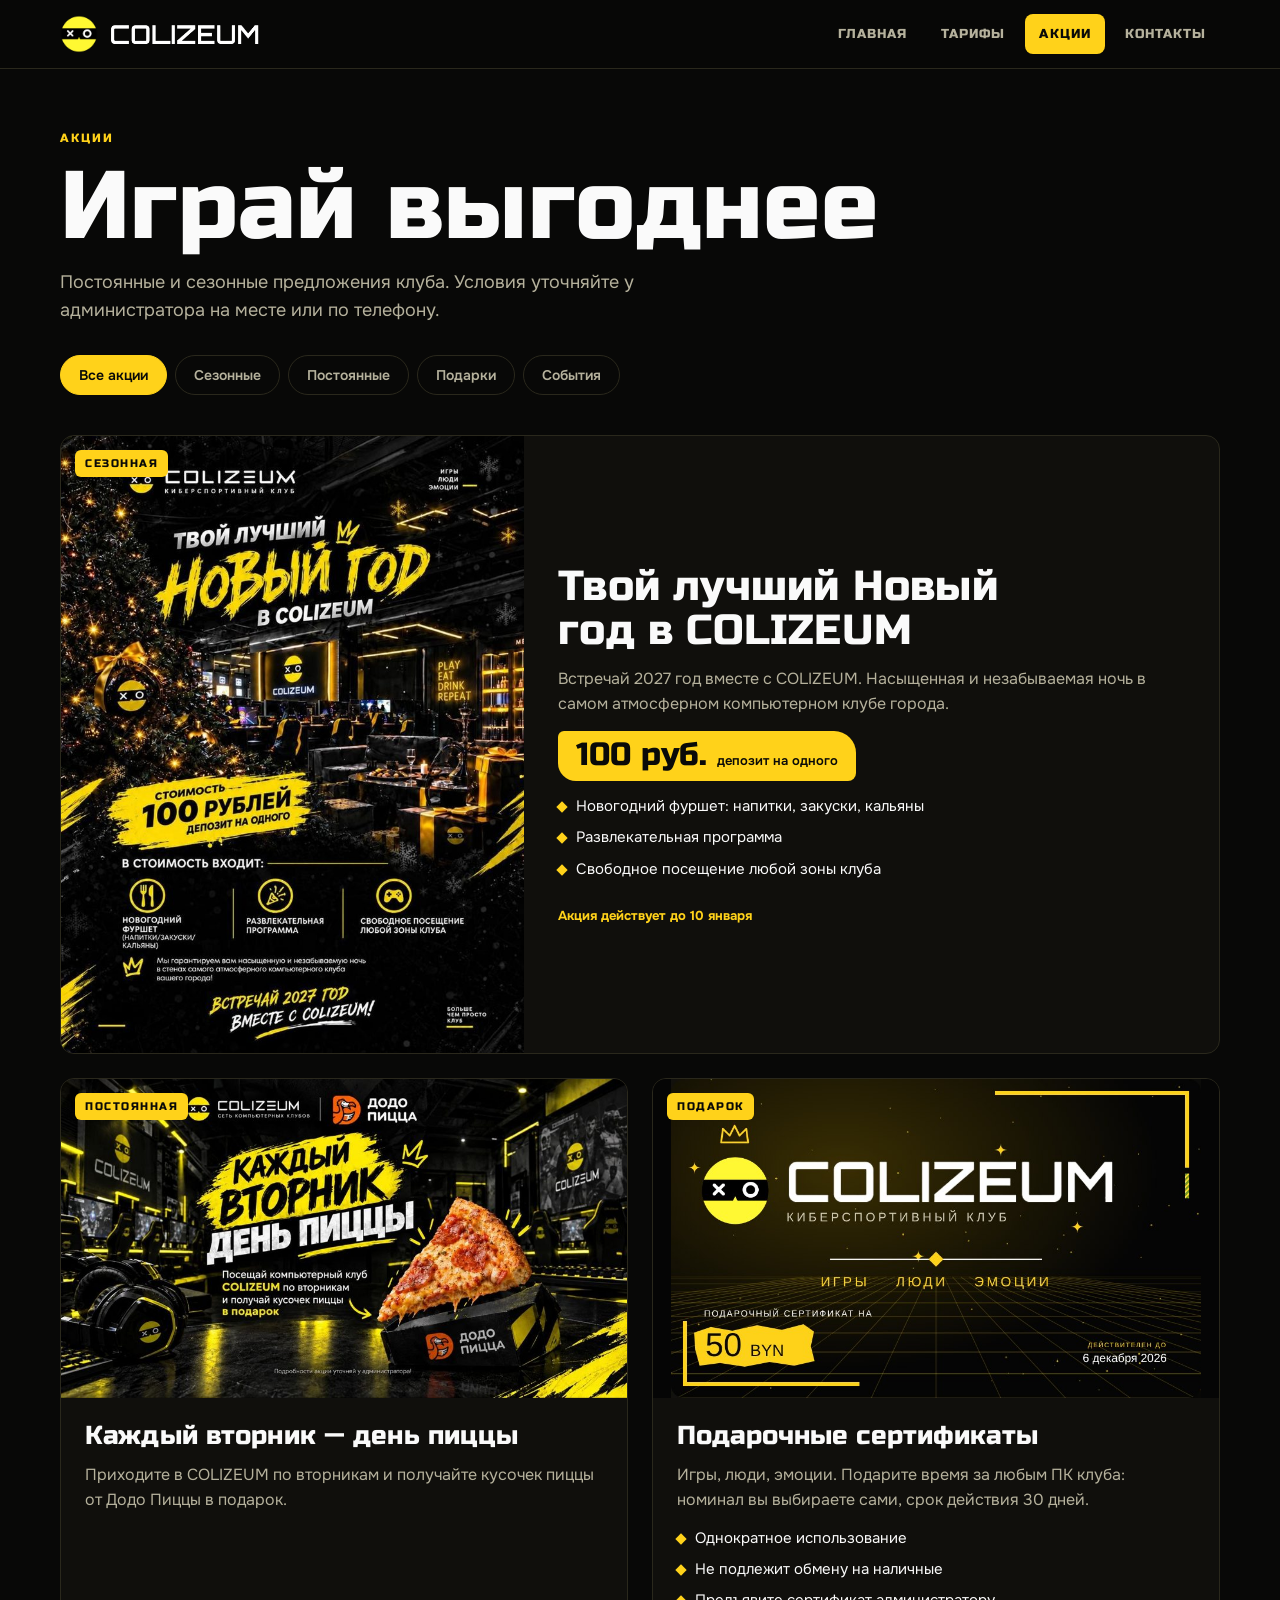
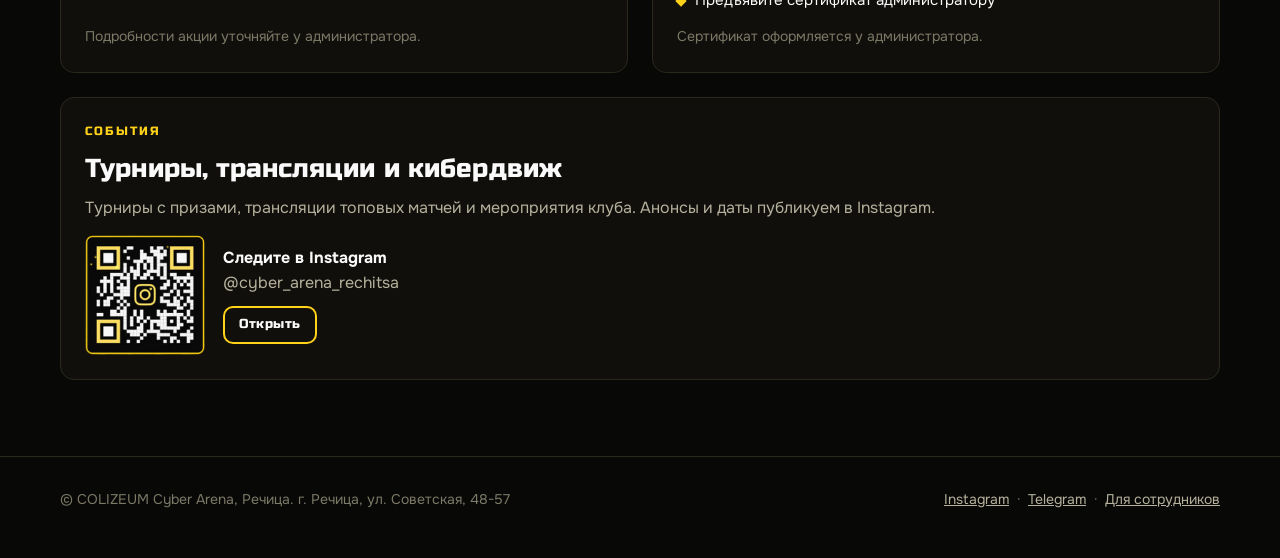
<file: akcii.html>
<!doctype html>
<html lang="ru">
<head>
<meta charset="utf-8">
<meta name="viewport" content="width=device-width, initial-scale=1, viewport-fit=cover">
<meta name="claude:viewport-fit-sides" content="cover">
<title>Акции COLIZEUM</title>
<link rel="stylesheet" href="https://fonts.googleapis.com/css2?family=Onest:wght@400;500;600;700&family=Russo+One&display=swap">
<link rel="stylesheet" href="css/site.css">
</head>
<body>
<div data-page="akcii"></div>
<header id="site-header"></header>

<div class="page-head wrap">
  <span class="label">Акции</span>
  <h1 style="margin-top:12px">Играй выгоднее</h1>
  <p>Постоянные и сезонные предложения клуба. Условия уточняйте у администратора на месте или по телефону.</p>
  <div class="filters" id="filters" role="group" aria-label="Категории акций"></div>
</div>
<div class="wrap">
  <div class="promos" id="promos-root"></div>
</div>

<footer id="site-footer"></footer>
<script src="js/site-data.js"></script>
<script src="js/promos-store.js"></script>
<script src="js/site.js"></script>
</body>
</html>
</file>
<file: css/site.css>
/* COLIZEUM — публичный сайт. Тёмный фирменный стиль: чёрный + жёлтый, мазок-«пятно» и перспективная сетка арены. */
:root{
  --ink:#080807; --ink-2:#100f0c; --ink-3:#181710; --line:#2a281c;
  --yellow:#ffd21a; --yellow-ink:#0a0a08;
  --white:#fafafa; --dim:#b5b19c; --mute:#7c7966;
  --display:'Russo One','Arial Black','Impact',sans-serif;
  --sans:'Onest','Segoe UI','Helvetica Neue',Arial,sans-serif;
  --radius:14px; --gutter:max(16px,env(safe-area-inset-left,0px));
  color-scheme:dark;
}
*{box-sizing:border-box}
html{scroll-behavior:smooth}
body{margin:0;background:var(--ink);color:var(--white);font-family:var(--sans);font-size:16px;line-height:1.55;
  padding-left:max(16px,env(safe-area-inset-left,0px));padding-right:max(16px,env(safe-area-inset-right,0px));overflow-x:hidden}
img{max-width:100%;display:block}
a{color:inherit}
:focus-visible{outline:3px solid var(--yellow);outline-offset:3px;border-radius:6px}
.wrap{max-width:1160px;margin:0 auto}
h1,h2,h3{font-family:var(--display);font-weight:400;line-height:1.05;margin:0;text-wrap:balance;letter-spacing:.005em}
h2{font-size:clamp(28px,4.4vw,46px)}
h3{font-size:20px}
p{margin:0}
.muted{color:var(--dim)}
.label{font-family:var(--display);font-size:12px;letter-spacing:.16em;color:var(--yellow);text-transform:uppercase}

/* кнопки */
.btn{display:inline-flex;align-items:center;justify-content:center;gap:10px;min-height:48px;padding:0 24px;border-radius:10px;border:2px solid var(--yellow);
  font-family:var(--display);font-size:15px;letter-spacing:.04em;text-decoration:none;cursor:pointer;background:transparent;color:var(--white);transition:transform .15s,background .15s,color .15s}
.btn:hover{transform:translateY(-2px)}
.btn.primary{background:var(--yellow);color:var(--yellow-ink)}
.btn.primary:hover{background:#ffe055}
.btn.ghost:hover{background:rgba(255,210,26,.12)}
.btn.sm{min-height:38px;padding:0 14px;font-size:13px}

/* шапка */
.topbar{position:sticky;top:env(safe-area-inset-top,0px);z-index:20;margin:0 calc(-1*max(16px,env(safe-area-inset-left,0px)));padding:0 max(16px,env(safe-area-inset-left,0px));
  background:rgba(8,8,7,.92);backdrop-filter:blur(10px);border-bottom:1px solid var(--line)}
body::before{content:"";position:fixed;inset:0 0 auto;height:env(safe-area-inset-top,0px);z-index:30;background:var(--ink)}
.topbar .wrap{display:flex;align-items:center;gap:24px;min-height:68px}
.brand{display:flex;align-items:center;gap:12px;text-decoration:none}
.brand img.mark{width:38px;height:auto}
.brand img.word{width:150px;height:auto}
.nav{display:flex;gap:6px;margin-left:auto;align-items:center}
.nav a{font-family:var(--display);font-size:13px;letter-spacing:.08em;text-decoration:none;padding:10px 14px;border-radius:8px;color:var(--dim);text-transform:uppercase}
.nav a:hover{color:var(--white)}
.nav a[aria-current="page"]{color:var(--yellow-ink);background:var(--yellow)}
.nav .hide-s{display:inline}
@media(max-width:760px){.nav .hide-s{display:none}.brand img.word{width:118px}.nav a{padding:9px 10px;font-size:12px}}

/* hero */
.hero{position:relative;padding-block:56px 0;overflow:hidden}
.hero .wrap{display:grid;grid-template-columns:1.15fr .85fr;gap:32px;align-items:end;position:relative;z-index:1}
.hero h1{font-size:clamp(38px,7vw,88px);line-height:.98}
.hero h1 span{display:block}
.hero h1 .win{position:relative;display:inline-block;color:var(--yellow-ink);padding:.06em .5em .1em .22em;margin-left:-.22em;margin-top:.14em}
.hero h1 .win svg{position:absolute;inset:0;width:100%;height:100%;z-index:-1}
.hero h1 .win svg path{fill:var(--yellow)}
.hero-sub{margin-top:26px;font-size:clamp(17px,2vw,20px);color:var(--dim);max-width:34ch}
.hero-cta{display:flex;gap:14px;flex-wrap:wrap;margin-top:28px;align-items:center}
.phone-line{display:inline-flex;align-items:center;gap:10px;font-family:var(--display);font-size:18px}
.copy{border:1px solid var(--line);background:var(--ink-3);color:var(--dim);border-radius:8px;min-height:34px;padding:0 10px;font:600 12px var(--sans);cursor:pointer}
.copy:hover{color:var(--white);border-color:var(--yellow)}
.hero-art{position:relative;align-self:stretch;min-height:360px}
.hero-art img{position:absolute;right:0;bottom:0;width:100%;max-width:560px;height:auto;
  -webkit-mask-image:linear-gradient(#000 70%,transparent);mask-image:linear-gradient(#000 70%,transparent)}
.floor{position:absolute;left:0;right:0;bottom:0;height:260px;z-index:0;opacity:.9;pointer-events:none}
.facts{position:relative;z-index:2;margin-top:-1px;border-top:1px solid var(--line);border-bottom:1px solid var(--line);background:rgba(16,15,12,.92)}
.facts ul{list-style:none;margin:0 auto;padding:0;max-width:1160px;display:grid;grid-template-columns:repeat(4,1fr)}
.facts li{padding:22px 20px;border-left:1px solid var(--line);display:flex;flex-direction:column;gap:2px}
.facts li:first-child{border-left:0;padding-left:0}
.facts b{font-family:var(--display);font-weight:400;font-size:clamp(24px,3vw,34px);color:var(--yellow);line-height:1}
.facts span{color:var(--dim);font-size:14px}
.facts-band{margin:0 calc(-1*max(16px,env(safe-area-inset-left,0px)));padding:0 max(16px,env(safe-area-inset-left,0px))}
@media(max-width:860px){
  .hero .wrap{grid-template-columns:1fr}
  .hero-art{min-height:280px;order:-1;margin-bottom:-8px}
  .hero-art img{max-width:340px;margin-inline:auto;left:0}
  .facts ul{grid-template-columns:1fr 1fr}
  .facts li:nth-child(3){border-left:0;padding-left:0}
  .facts li{border-top:1px solid var(--line)}
  .facts li:nth-child(-n+2){border-top:0}
}

/* секции */
section{padding-block:76px}
.sec-head{display:flex;flex-direction:column;gap:12px;margin-bottom:34px;max-width:640px}
.sec-head p{color:var(--dim)}

/* тарифы */
.tabs{display:flex;gap:8px;flex-wrap:wrap;margin-bottom:22px}
.tab{font-family:var(--display);font-size:14px;letter-spacing:.06em;padding:12px 20px;border-radius:10px;border:2px solid var(--line);background:var(--ink-2);color:var(--dim);cursor:pointer}
.tab[aria-selected="true"]{background:var(--yellow);border-color:var(--yellow);color:var(--yellow-ink)}
.tab:not([aria-selected="true"]):hover{border-color:var(--yellow);color:var(--white)}
.tariff{display:grid;grid-template-columns:.8fr 1.2fr;gap:28px;align-items:start}
.tariff-info{padding:26px;border:1px solid var(--line);border-radius:var(--radius);background:var(--ink-2);display:flex;flex-direction:column;gap:14px}
.tariff-info h3{font-size:30px;color:var(--yellow)}
.rows{display:grid;grid-template-columns:repeat(2,1fr);gap:14px}
.price{position:relative;padding:22px 22px 20px;border-radius:var(--radius);background:var(--ink-3);border:1px solid var(--line);display:flex;flex-direction:column;gap:6px}
.price .when{color:var(--dim);font-size:14px}
.price .sum{font-family:var(--display);font-size:42px;line-height:1;display:flex;align-items:baseline;gap:8px}
.price .sum small{font-size:16px;color:var(--yellow)}
.price.hot{background:var(--yellow);border-color:var(--yellow);color:var(--yellow-ink)}
.price.hot .when{color:#3a3207}.price.hot .sum small{color:var(--yellow-ink)}
.price.hot::after{content:"Выгодно";position:absolute;top:14px;right:14px;font:700 11px var(--sans);letter-spacing:.08em;text-transform:uppercase;border:1.5px solid var(--yellow-ink);border-radius:99px;padding:2px 9px}
.fineprint{margin-top:18px;color:var(--mute);font-size:14px}
@media(max-width:860px){.tariff{grid-template-columns:1fr}}
@media(max-width:480px){.rows{grid-template-columns:1fr}}

/* залы */
.zones{display:grid;grid-template-columns:1.1fr .9fr;gap:28px;align-items:stretch}
.zones figure{margin:0;border-radius:var(--radius);overflow:hidden;border:1px solid var(--line);position:relative;min-height:300px}
.zones figure img{width:100%;height:100%;object-fit:cover}
.zones figcaption{position:absolute;left:0;bottom:0;padding:14px 18px;background:linear-gradient(transparent,rgba(0,0,0,.85));width:100%;font-size:14px;color:var(--dim)}
.feat{display:grid;grid-template-columns:1fr 1fr;gap:14px;align-content:start}
.feat div{padding:20px;border:1px solid var(--line);border-radius:var(--radius);background:var(--ink-2);display:flex;flex-direction:column;gap:6px}
.feat svg{width:30px;height:30px;stroke:var(--yellow);fill:none;stroke-width:1.8;stroke-linecap:round;stroke-linejoin:round;margin-bottom:6px}
.feat b{font-family:var(--display);font-weight:400;font-size:17px}
.feat span{color:var(--dim);font-size:14px}
@media(max-width:860px){.zones{grid-template-columns:1fr}}
@media(max-width:480px){.feat{grid-template-columns:1fr}}

/* QR */
.qr-band{background:var(--ink-2);border-block:1px solid var(--line);margin:0 calc(-1*max(16px,env(safe-area-inset-left,0px)));padding-inline:max(16px,env(safe-area-inset-left,0px))}
.qr-grid{display:grid;grid-template-columns:repeat(2,1fr);gap:24px}
.qr-card{display:flex;gap:24px;align-items:center;padding:24px;border-radius:var(--radius);background:var(--ink);border:1px solid var(--line)}
.qr-card img{width:168px;height:168px;border-radius:10px;flex:none;background:#fff}
.qr-card h3{font-size:26px;margin-bottom:8px}
.qr-card p{color:var(--dim);font-size:15px}
.qr-card .btn{margin-top:14px}
.app-note{margin-top:22px;color:var(--dim)}
@media(max-width:860px){.qr-grid{grid-template-columns:1fr}}
@media(max-width:480px){.qr-card{flex-direction:column;align-items:flex-start}.qr-card img{width:100%;max-width:200px;height:auto}}

/* контакты */
.contacts{display:grid;grid-template-columns:1fr 1fr;gap:28px}
.cl{display:flex;flex-direction:column;gap:0;border:1px solid var(--line);border-radius:var(--radius);overflow:hidden;background:var(--ink-2)}
.cl div{display:flex;flex-direction:column;gap:4px;padding:18px 22px;border-top:1px solid var(--line);min-width:0}
.cl div:first-child{border-top:0}
.cl .k{font-family:var(--display);font-size:11px;letter-spacing:.16em;color:var(--yellow);text-transform:uppercase}
.cl .v{font-size:19px;overflow-wrap:anywhere}
.cl div.row{flex-direction:row;gap:12px;align-items:center;flex-wrap:wrap}
.map{position:relative;border-radius:var(--radius);border:1px solid var(--line);min-height:300px;overflow:hidden;background:
  linear-gradient(var(--line) 1px,transparent 1px) 0 0/48px 48px,linear-gradient(90deg,var(--line) 1px,transparent 1px) 0 0/48px 48px,var(--ink-2);
  display:flex;align-items:flex-end;padding:22px}
.map .street{position:absolute;left:-5%;right:-5%;top:46%;height:34px;background:var(--ink-3);border-block:2px solid #3a3720;transform:rotate(-8deg)}
.map .street::after{content:"ул. Советская";position:absolute;left:30%;top:50%;transform:translateY(-50%);font:600 12px var(--sans);letter-spacing:.14em;color:var(--mute);text-transform:uppercase}
.pin{position:absolute;left:52%;top:34%;width:52px;height:52px;border-radius:50% 50% 50% 0;background:var(--yellow);transform:rotate(-45deg);display:grid;place-items:center;box-shadow:0 10px 30px rgba(255,210,26,.35)}
.pin::after{content:"";width:18px;height:18px;border-radius:50%;background:var(--yellow-ink)}
.map .btn{position:relative}
@media(max-width:860px){.contacts{grid-template-columns:1fr}}

/* подвал */
footer{border-top:1px solid var(--line);margin:0 calc(-1*max(16px,env(safe-area-inset-left,0px)));padding:32px max(16px,env(safe-area-inset-left,0px)) 48px;color:var(--mute);font-size:14px}
footer .wrap{display:flex;gap:18px 32px;flex-wrap:wrap;align-items:center;justify-content:space-between}
footer a{color:var(--dim)}
.toast{position:fixed;left:50%;bottom:calc(24px + env(safe-area-inset-bottom,0px));transform:translate(-50%,20px);background:var(--yellow);color:var(--yellow-ink);font:600 14px var(--sans);padding:10px 18px;border-radius:10px;opacity:0;pointer-events:none;transition:.2s;z-index:50}
.toast.on{opacity:1;transform:translate(-50%,0)}

/* акции */
.page-head{padding-block:56px 12px}
.page-head h1{font-size:clamp(44px,8vw,96px);line-height:.95}
.page-head p{margin-top:16px;color:var(--dim);max-width:52ch;font-size:18px}
.filters{display:flex;gap:8px;flex-wrap:wrap;margin:30px 0 28px}
.chip{font:600 14px var(--sans);padding:10px 18px;border-radius:99px;border:1.5px solid var(--line);background:transparent;color:var(--dim);cursor:pointer}
.chip[aria-pressed="true"]{background:var(--yellow);color:var(--yellow-ink);border-color:var(--yellow)}
.chip:not([aria-pressed="true"]):hover{border-color:var(--yellow);color:var(--white)}
.promos{display:grid;grid-template-columns:repeat(2,1fr);gap:24px;padding-bottom:76px}
.promo{display:flex;flex-direction:column;border-radius:var(--radius);overflow:hidden;background:var(--ink-2);border:1px solid var(--line);min-width:0}
.promo .media{position:relative;background:#000;aspect-ratio:16/9;overflow:hidden}
.promo .media img{width:100%;height:100%;object-fit:cover}
.promo .badge{position:absolute;top:14px;left:14px;font-family:var(--display);font-size:11px;letter-spacing:.14em;text-transform:uppercase;background:var(--yellow);color:var(--yellow-ink);padding:5px 10px;border-radius:6px}
.promo .body{padding:24px;display:flex;flex-direction:column;gap:14px;flex:1}
.promo h2{font-size:26px}
.promo ul{margin:0;padding:0;list-style:none;display:grid;gap:8px}
.promo li{display:flex;gap:10px;color:var(--white);font-size:15px}
.promo li::before{content:"";flex:none;width:8px;height:8px;margin-top:8px;background:var(--yellow);transform:rotate(45deg)}
.promo .note{color:var(--mute);font-size:14px;margin-top:auto}
.promo .pricebox{align-self:flex-start;display:flex;align-items:baseline;gap:10px;background:var(--yellow);color:var(--yellow-ink);padding:8px 18px 10px;border-radius:6px 22px 8px 18px}
.promo .pricebox b{font-family:var(--display);font-weight:400;font-size:32px;line-height:1}
.promo .pricebox span{font-size:13px;font-weight:600}
.promo.featured{grid-column:1/-1;flex-direction:row}
.promo.featured .media{aspect-ratio:auto;flex:0 0 40%;min-height:420px}
.promo.featured .body{padding:34px;justify-content:center}
.promo.featured h2{font-size:clamp(28px,3.4vw,42px)}
.promo.gift .media img{object-fit:contain;background:#050505}
.promo .qrrow{display:flex;gap:18px;align-items:center}
.promo .qrrow img{width:120px;height:120px;border-radius:8px;background:#fff;flex:none}
.promo.qr .media{display:none}
@media(max-width:860px){.promos{grid-template-columns:1fr}.promo.featured{flex-direction:column}.promo.featured .media{flex:none;min-height:0;aspect-ratio:3/4;max-height:520px}.promo.featured .body{padding:24px}}
@media(prefers-reduced-motion:reduce){*{transition:none!important;scroll-behavior:auto!important}}
.promo.qr{grid-column:1/-1}
[hidden]{display:none!important}

.promo .until{margin-top:12px;font:700 13px var(--sans);color:var(--yellow)}
</file>
